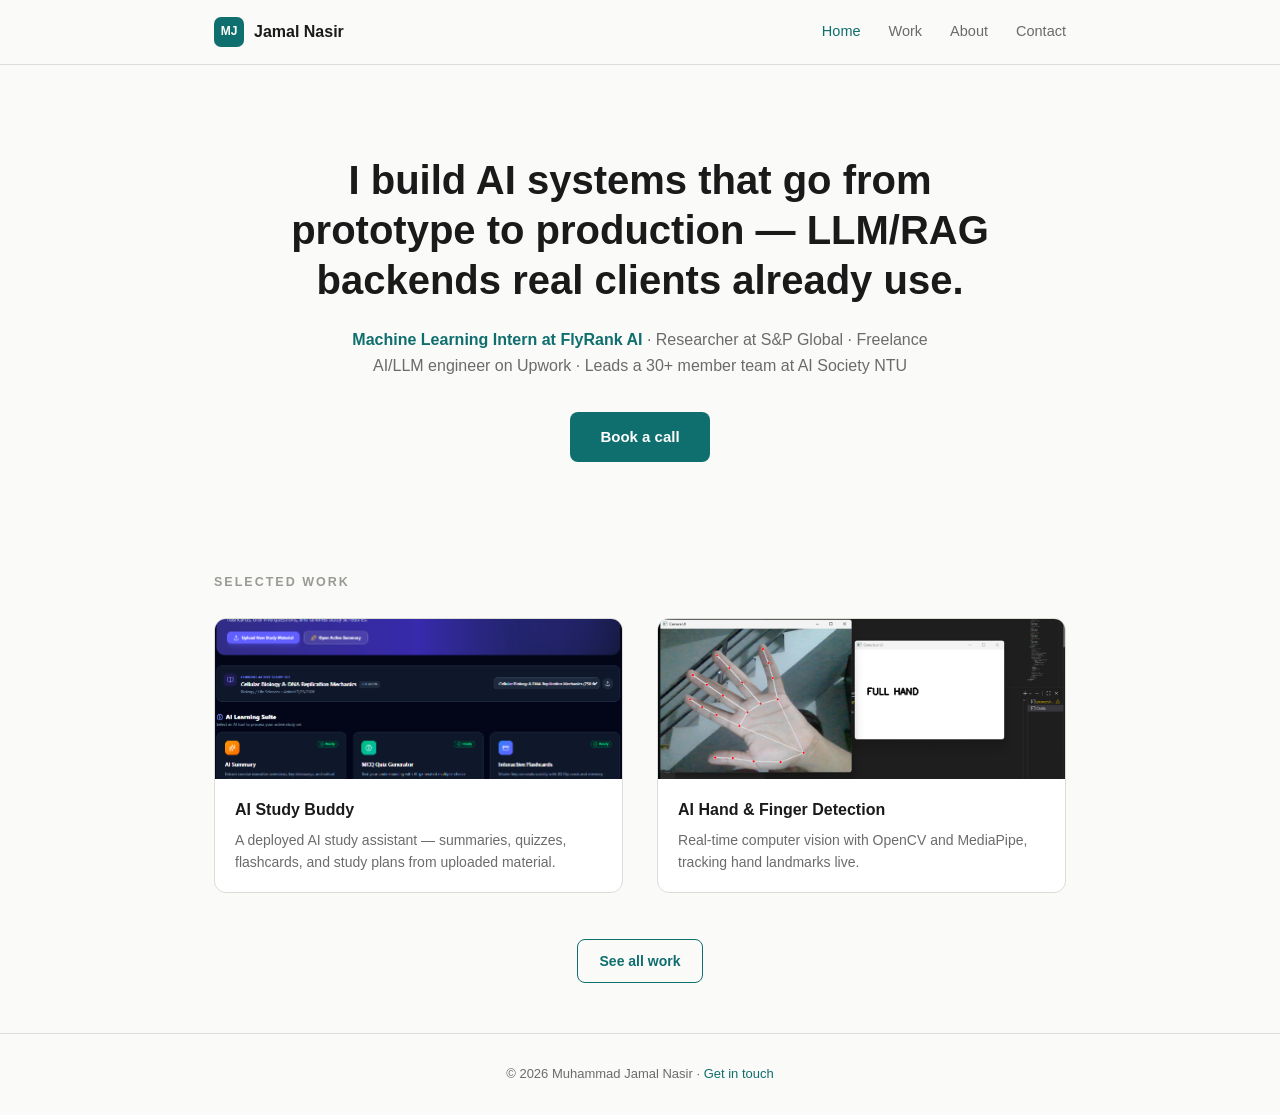
<file: index.html>
<!DOCTYPE html>
<html lang="en">
<head>
<meta charset="UTF-8">
<meta name="viewport" content="width=device-width, initial-scale=1.0">
<title>Muhammad Jamal Nasir — AI & Automation Systems Builder</title>
<meta name="description" content="I build AI systems that go from prototype to production — LLM/RAG backends real clients already use.">
<link rel="stylesheet" href="style.css">
</head>
<body>

<nav>
  <div class="wrap">
    <a href="index.html" class="brand"><span class="mono">MJ</span> Jamal Nasir</a>
    <div class="navlinks">
      <a href="index.html" class="active">Home</a>
      <a href="work.html">Work</a>
      <a href="about.html">About</a>
      <a href="contact.html">Contact</a>
    </div>
  </div>
</nav>

<div class="wrap">

  <div class="hero">
    <h1>I build AI systems that go from prototype to production — LLM/RAG backends real clients already use.</h1>
    <div class="proof"><b>Machine Learning Intern at FlyRank AI</b> · Researcher at S&amp;P Global · Freelance AI/LLM engineer on Upwork · Leads a 30+ member team at AI Society NTU</div>
    <a href="contact.html" class="btn">Book a call</a>
  </div>

  <section>
    <div class="section-label">Selected work</div>
    <div class="teaser-grid">
      <div class="teaser-card">
        <img src="images/studybuddy_dashboard.png" alt="AI Study Buddy dashboard">
        <div class="tc-body">
          <h3>AI Study Buddy</h3>
          <p>A deployed AI study assistant — summaries, quizzes, flashcards, and study plans from uploaded material.</p>
        </div>
      </div>
      <div class="teaser-card right">
        <img src="images/finger_fullhand.png" alt="AI Hand and Finger Detection running">
        <div class="tc-body">
          <h3>AI Hand &amp; Finger Detection</h3>
          <p>Real-time computer vision with OpenCV and MediaPipe, tracking hand landmarks live.</p>
        </div>
      </div>
    </div>
    <div style="text-align:center; margin-top:26px;">
      <a href="work.html" class="btn-outline">See all work</a>
    </div>
  </section>

</div>

<footer>
  <div class="wrap">© 2026 Muhammad Jamal Nasir · <a href="contact.html">Get in touch</a></div>
</footer>

</body>
</html>
</file>
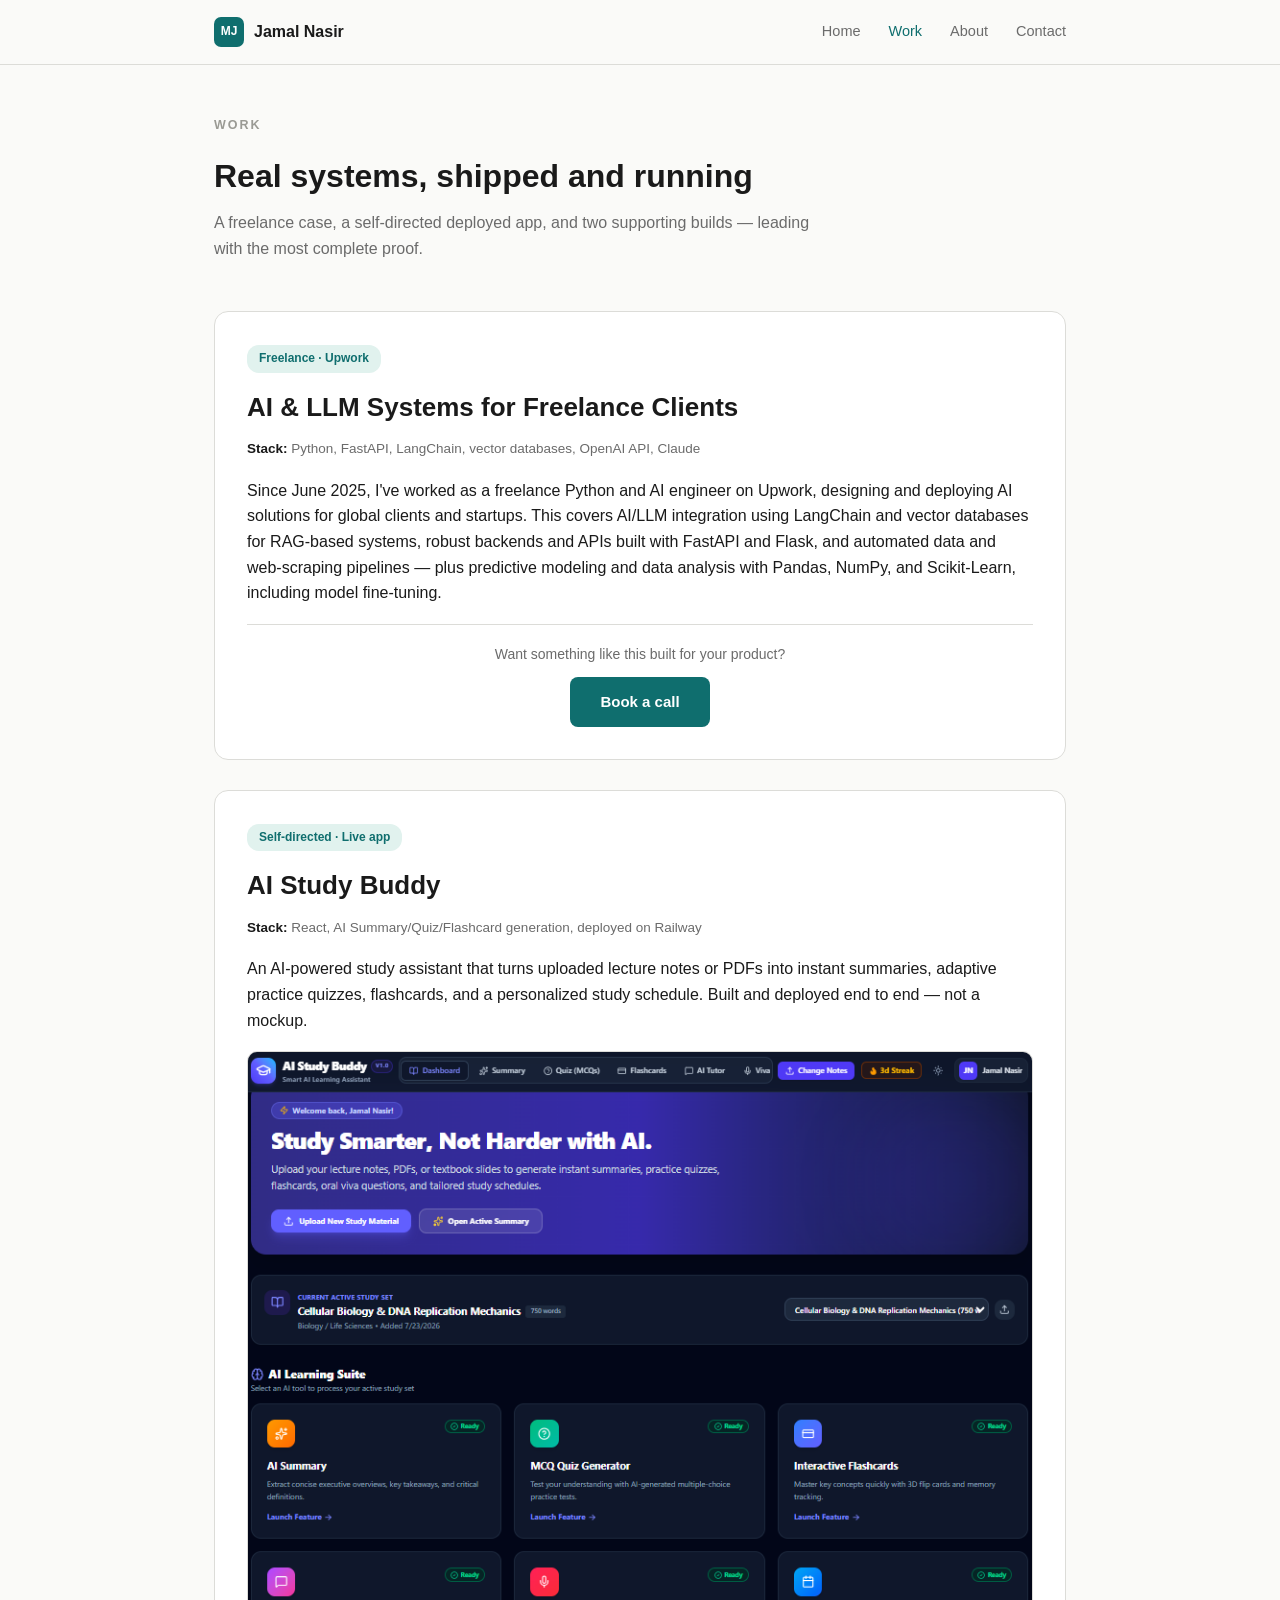
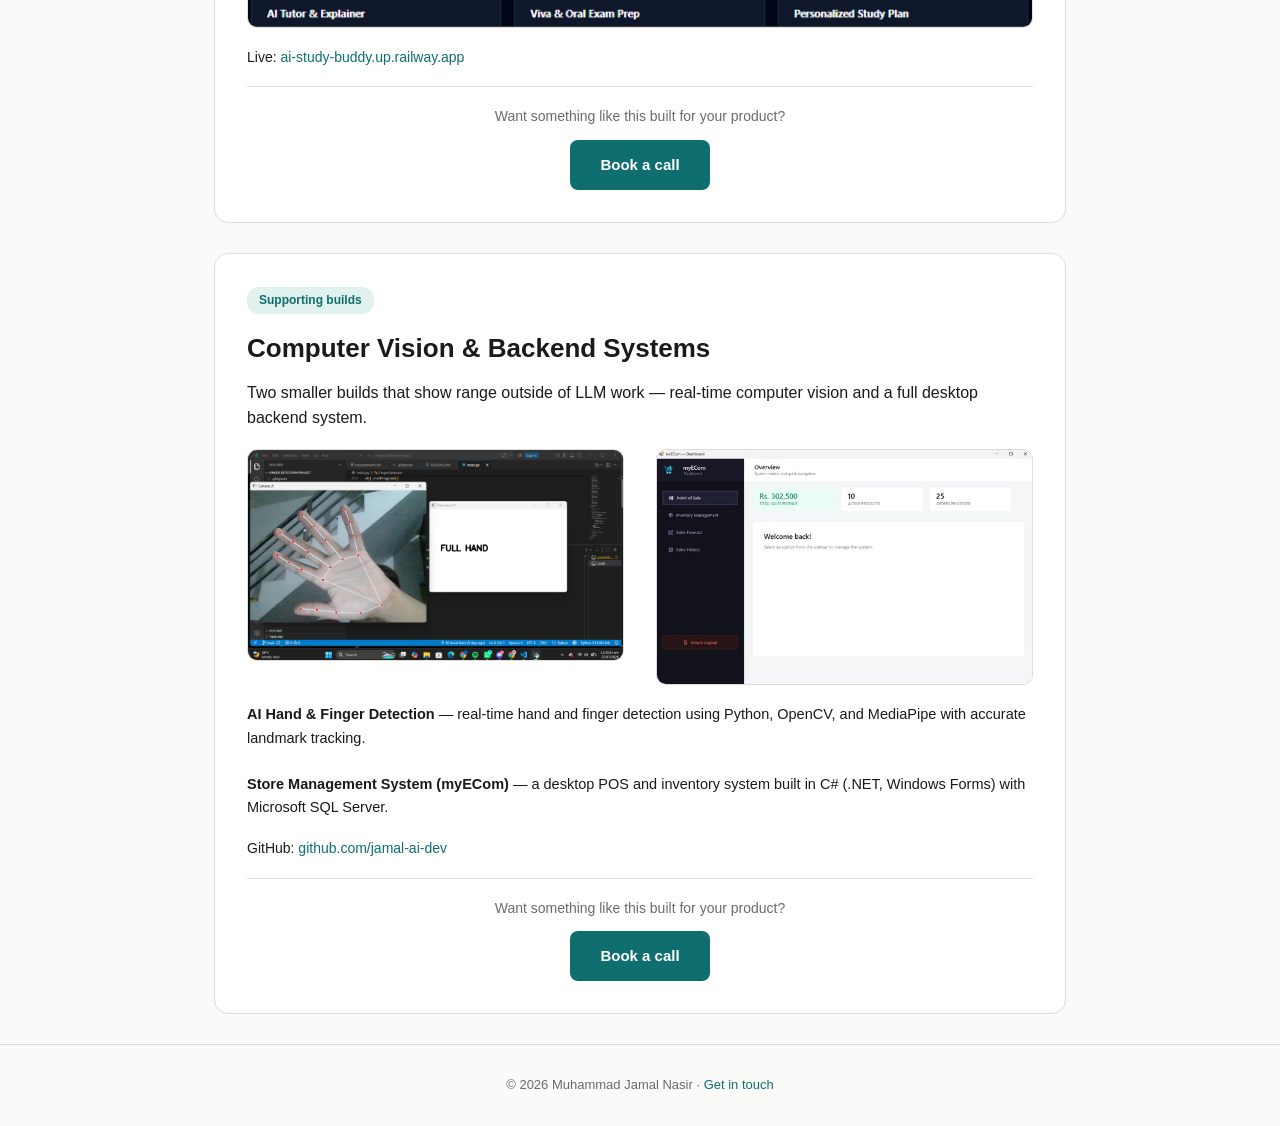
<file: work.html>
<!DOCTYPE html>
<html lang="en">
<head>
<meta charset="UTF-8">
<meta name="viewport" content="width=device-width, initial-scale=1.0">
<title>Work — Muhammad Jamal Nasir</title>
<link rel="stylesheet" href="style.css">
</head>
<body>

<nav>
  <div class="wrap">
    <a href="index.html" class="brand"><span class="mono">MJ</span> Jamal Nasir</a>
    <div class="navlinks">
      <a href="index.html">Home</a>
      <a href="work.html" class="active">Work</a>
      <a href="about.html">About</a>
      <a href="contact.html">Contact</a>
    </div>
  </div>
</nav>

<div class="wrap">
  <section style="padding-top: 50px;">
    <div class="section-label">Work</div>
    <h2 style="font-size:32px; margin-bottom: 8px;">Real systems, shipped and running</h2>
    <p style="color: var(--gray); max-width: 600px;">A freelance case, a self-directed deployed app, and two supporting builds — leading with the most complete proof.</p>
  </section>

  <!-- CASE 1: Upwork -->
  <div class="case">
    <span class="tag">Freelance · Upwork</span>
    <h2>AI &amp; LLM Systems for Freelance Clients</h2>
    <div class="stack"><b>Stack:</b> Python, FastAPI, LangChain, vector databases, OpenAI API, Claude</div>
    <p class="desc">Since June 2025, I've worked as a freelance Python and AI engineer on Upwork, designing and deploying AI solutions for global clients and startups. This covers AI/LLM integration using LangChain and vector databases for RAG-based systems, robust backends and APIs built with FastAPI and Flask, and automated data and web-scraping pipelines — plus predictive modeling and data analysis with Pandas, NumPy, and Scikit-Learn, including model fine-tuning.</p>
    <div class="case-cta">
      <p>Want something like this built for your product?</p>
      <a href="contact.html" class="btn">Book a call</a>
    </div>
  </div>

  <!-- CASE 2: AI Study Buddy -->
  <div class="case">
    <span class="tag">Self-directed · Live app</span>
    <h2>AI Study Buddy</h2>
    <div class="stack"><b>Stack:</b> React, AI Summary/Quiz/Flashcard generation, deployed on Railway</div>
    <p class="desc">An AI-powered study assistant that turns uploaded lecture notes or PDFs into instant summaries, adaptive practice quizzes, flashcards, and a personalized study schedule. Built and deployed end to end — not a mockup.</p>
    <img class="case-img" src="images/studybuddy_dashboard.png" alt="AI Study Buddy dashboard showing AI Learning Suite">
    <div class="links">Live: <a href="https://ai-study-buddy.up.railway.app" target="_blank">ai-study-buddy.up.railway.app</a></div>
    <div class="case-cta">
      <p>Want something like this built for your product?</p>
      <a href="contact.html" class="btn">Book a call</a>
    </div>
  </div>

  <!-- CASE 3: Supporting builds -->
  <div class="case">
    <span class="tag">Supporting builds</span>
    <h2>Computer Vision &amp; Backend Systems</h2>
    <p class="desc">Two smaller builds that show range outside of LLM work — real-time computer vision and a full desktop backend system.</p>
    <div class="case-img-row">
      <img src="images/finger_fullhand.png" alt="AI Hand and Finger Detection running live, detecting a full hand">
      <img class="right" src="images/myecom_dashboard.png" alt="myECom Store Management System dashboard">
    </div>
    <p class="desc" style="font-size: 14.5px;"><b>AI Hand &amp; Finger Detection</b> — real-time hand and finger detection using Python, OpenCV, and MediaPipe with accurate landmark tracking.<br><br>
    <b>Store Management System (myECom)</b> — a desktop POS and inventory system built in C# (.NET, Windows Forms) with Microsoft SQL Server.</p>
    <div class="links">GitHub: <a href="https://github.com/jamal-ai-dev" target="_blank">github.com/jamal-ai-dev</a></div>
    <div class="case-cta">
      <p>Want something like this built for your product?</p>
      <a href="contact.html" class="btn">Book a call</a>
    </div>
  </div>

</div>

<footer>
  <div class="wrap">© 2026 Muhammad Jamal Nasir · <a href="contact.html">Get in touch</a></div>
</footer>

</body>
</html>
</file>
<file: style.css>
:root {
  --main: #0F6E6E;
  --main-dark: #0b5555;
  --text: #1A1A1A;
  --bg: #FAFAF8;
  --accent: #F2A93B;
  --gray: #6B6B6B;
  --line: #DCDCD8;
  --card-bg: #FFFFFF;
}

* { box-sizing: border-box; margin: 0; padding: 0; }

body {
  background: var(--bg);
  color: var(--text);
  font-family: -apple-system, "Segoe UI", Roboto, Arial, sans-serif;
  line-height: 1.6;
}

a { color: var(--main); text-decoration: none; }
a:hover { text-decoration: underline; }

.wrap { max-width: 900px; margin: 0 auto; padding: 0 24px; }

/* ---- NAV ---- */
nav {
  position: sticky;
  top: 0;
  background: rgba(250, 250, 248, 0.92);
  backdrop-filter: blur(6px);
  border-bottom: 1px solid var(--line);
  z-index: 100;
}
nav .wrap {
  display: flex;
  align-items: center;
  justify-content: space-between;
  height: 64px;
}
.brand {
  display: flex;
  align-items: center;
  font-weight: 700;
  font-size: 16px;
  color: var(--text);
}
.brand .mono {
  width: 30px; height: 30px;
  border-radius: 7px;
  background: var(--main);
  color: #fff;
  display: flex; align-items: center; justify-content: center;
  font-size: 12px; font-weight: 700;
  margin-right: 10px;
}
.navlinks { display: flex; font-size: 14.5px; font-weight: 500; }
.navlinks a { color: var(--gray); margin-left: 28px; }
.navlinks a:first-child { margin-left: 0; }
.navlinks a.active, .navlinks a:hover { color: var(--main); text-decoration: none; }

/* ---- HERO ---- */
.hero { padding: 90px 0 60px 0; text-align: center; }
.hero h1 {
  font-size: 40px;
  font-weight: 700;
  line-height: 1.25;
  max-width: 720px;
  margin: 0 auto 22px auto;
}
.hero .proof {
  font-size: 16px;
  color: var(--gray);
  max-width: 620px;
  margin: 0 auto 34px auto;
}
.hero .proof b { color: var(--main); }

/* ---- BUTTONS ---- */
.btn {
  display: inline-block;
  background: var(--main);
  color: #fff;
  font-weight: 700;
  font-size: 15px;
  padding: 13px 30px;
  border-radius: 8px;
  transition: background 0.15s;
}
.btn:hover { background: var(--main-dark); text-decoration: none; }
.btn-outline {
  display: inline-block;
  border: 1.5px solid var(--main);
  color: var(--main);
  font-weight: 700;
  font-size: 14px;
  padding: 10px 22px;
  border-radius: 8px;
}
.btn-outline:hover { background: var(--main); color: #fff; text-decoration: none; }

/* ---- SECTIONS ---- */
section { padding: 50px 0; }
.section-label {
  font-size: 12.5px;
  letter-spacing: 2px;
  color: #9A9A94;
  font-weight: 700;
  text-transform: uppercase;
  margin-bottom: 16px;
}
h2 { font-size: 26px; font-weight: 700; margin-bottom: 14px; }

/* ---- TEASER CARDS (Landing) ---- */
.teaser-grid {
  margin-top: 26px;
  overflow: hidden;
}
.teaser-card {
  background: var(--card-bg);
  border: 1px solid var(--line);
  border-radius: 12px;
  overflow: hidden;
  width: 48%;
  float: left;
  margin-bottom: 20px;
}
.teaser-card.right { float: right; }
.teaser-card img { width: 100%; height: 160px; object-fit: cover; display: block; }
.teaser-card .tc-body { padding: 18px 20px; }
.teaser-card h3 { font-size: 16px; margin-bottom: 6px; }
.teaser-card p { font-size: 14px; color: var(--gray); }

/* ---- CASE CARDS (Work page) ---- */
.case {
  background: var(--card-bg);
  border: 1px solid var(--line);
  border-radius: 14px;
  padding: 32px;
  margin-bottom: 30px;
}
.case .tag {
  display: inline-block;
  background: #E1F2EE;
  color: var(--main);
  font-size: 12px;
  font-weight: 700;
  padding: 4px 12px;
  border-radius: 12px;
  margin-bottom: 14px;
}
.case h2 { margin-bottom: 10px; }
.case .stack { font-size: 13.5px; color: var(--gray); margin-bottom: 18px; }
.case .stack b { color: var(--text); }
.case p.desc { margin-bottom: 18px; }
.case-img { width: 100%; border-radius: 10px; border: 1px solid var(--line); margin-bottom: 18px; display: block; }
.case-img-row { overflow: hidden; margin-bottom: 18px; }
.case-img-row img { width: 48%; border-radius: 10px; border: 1px solid var(--line); float: left; }
.case-img-row img.right { float: right; }
.case .links { font-size: 14px; margin-bottom: 18px; }
.case-cta { border-top: 1px solid var(--line); padding-top: 18px; margin-top: 4px; text-align: center; }
.case-cta p { font-size: 14px; color: var(--gray); margin-bottom: 12px; }

/* ---- ABOUT ---- */
.about-hero {
  display: flex;
  align-items: center;
  padding: 60px 0 20px 0;
}
.about-hero img {
  width: 220px; height: 220px;
  object-fit: cover;
  border-radius: 16px;
  border: 1px solid var(--line);
  flex-shrink: 0;
  margin-right: 40px;
}
.about-hero h1 { font-size: 30px; margin-bottom: 10px; }
.about-hero .role { color: var(--main); font-weight: 600; margin-bottom: 14px; }

/* ---- CONTACT ---- */
.contact-box {
  text-align: center;
  padding: 70px 0;
}
.contact-box h1 { font-size: 32px; margin-bottom: 18px; max-width: 620px; margin-left: auto; margin-right: auto; }
.contact-box .email { margin-top: 20px; font-size: 14.5px; color: var(--gray); }

/* ---- FOOTER ---- */
footer {
  border-top: 1px solid var(--line);
  padding: 30px 0;
  text-align: center;
  font-size: 13px;
  color: var(--gray);
}

@media (max-width: 640px) {
  .teaser-card, .teaser-card.right { width: 100%; float: none; }
  .about-hero { flex-direction: column; text-align: center; }
  .about-hero img { margin-right: 0; margin-bottom: 20px; }
  .navlinks a { margin-left: 14px; font-size: 13px; }
  .hero h1 { font-size: 30px; }
  .case-img-row img, .case-img-row img.right { width: 100%; float: none; margin-bottom: 12px; }
}
</file>
